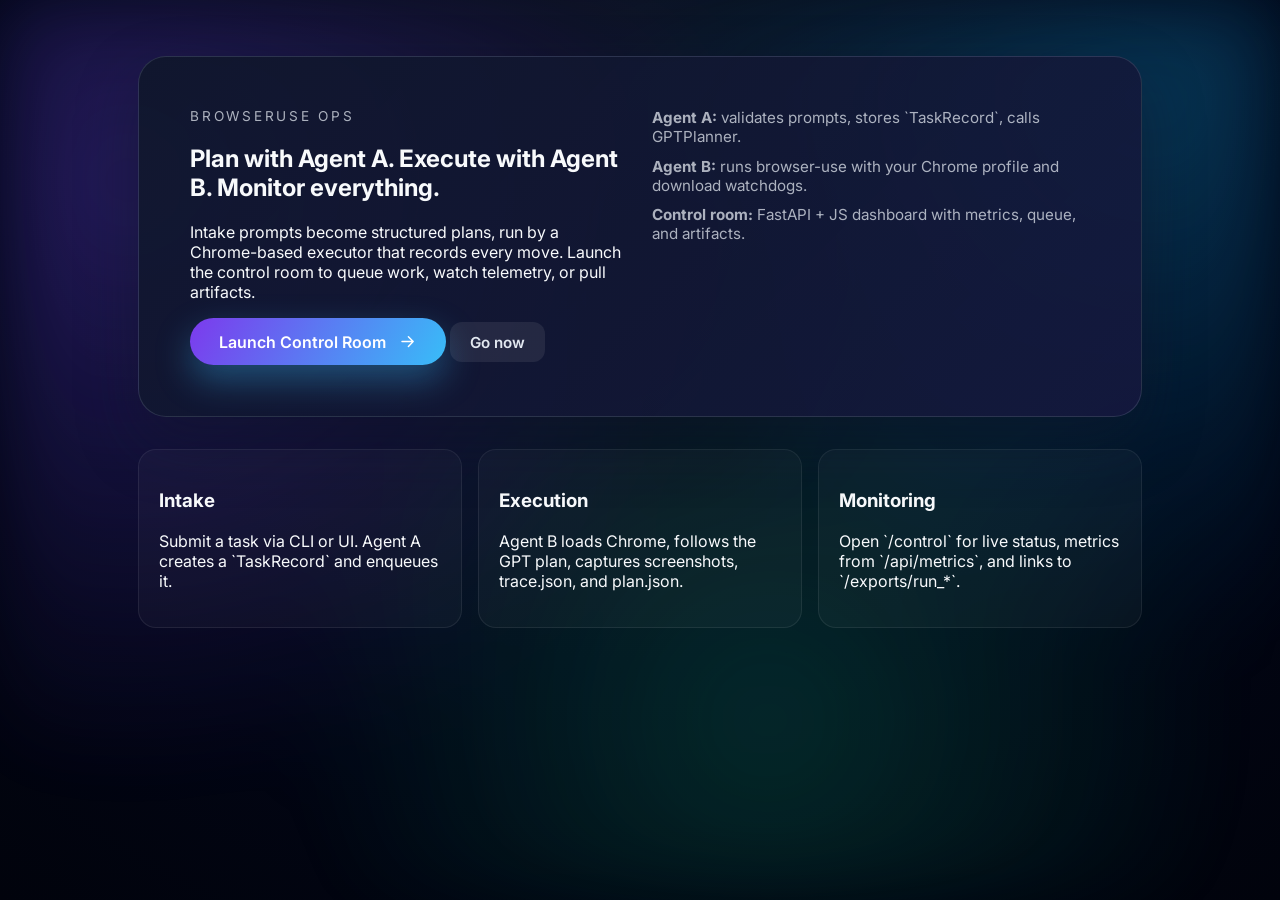
<file: templates/landing.html>
<!DOCTYPE html>
<html lang="en">
<head>
    <meta charset="UTF-8" />
    <meta name="viewport" content="width=device-width, initial-scale=1.0" />
    <title>BrowserUse Ops</title>
    <link rel="preconnect" href="https://fonts.googleapis.com" />
    <link rel="preconnect" href="https://fonts.gstatic.com" crossorigin />
    <link
        href="https://fonts.googleapis.com/css2?family=Inter:wght@400;500;600;700&display=swap"
        rel="stylesheet"
    />
    <link rel="stylesheet" href="/static/styles.css" />
</head>
<body class="landing-only">
    <div class="gradient-bg" aria-hidden="true"></div>
    <div class="app-shell">
        <section class="hero-simple fade-in">
            <div>
                <p class="eyebrow">BrowserUse Ops</p>
                <h1>Plan with Agent A. Execute with Agent B. Monitor everything.</h1>
                <p>
                    Intake prompts become structured plans, run by a Chrome-based executor that records every move.
                    Launch the control room to queue work, watch telemetry, or pull artifacts.
                </p>
                <div class="cta-row">
                    <a class="btn btn--primary" href="/control">
                        <span>Launch Control Room</span>
                        <svg viewBox="0 0 24 24" aria-hidden="true">
                            <path d="M5 12h14M13 6l6 6-6 6" fill="none" stroke="currentColor" stroke-width="1.8" stroke-linecap="round" stroke-linejoin="round" />
                        </svg>
                    </a>
                    <a class="btn btn--ghost" href="/control">Go now</a>
                </div>
            </div>
            <ul class="simple-list">
                <li><strong>Agent A:</strong> validates prompts, stores `TaskRecord`, calls GPTPlanner.</li>
                <li><strong>Agent B:</strong> runs browser-use with your Chrome profile and download watchdogs.</li>
                <li><strong>Control room:</strong> FastAPI + JS dashboard with metrics, queue, and artifacts.</li>
            </ul>
        </section>

        <section class="landing-sections">
            <article>
                <h3>Intake</h3>
                <p>Submit a task via CLI or UI. Agent A creates a `TaskRecord` and enqueues it.</p>
            </article>
            <article>
                <h3>Execution</h3>
                <p>Agent B loads Chrome, follows the GPT plan, captures screenshots, trace.json, and plan.json.</p>
            </article>
            <article>
                <h3>Monitoring</h3>
                <p>Open `/control` for live status, metrics from `/api/metrics`, and links to `/exports/run_*`.</p>
            </article>
        </section>
    </div>
</body>
</html>
</file>
<file: static/styles.css>
:root {
  font-family: "Inter", system-ui, -apple-system, BlinkMacSystemFont, "Segoe UI", sans-serif;
  color: #f8fafc;
  background-color: #020617;
  --surface: rgba(5, 10, 25, 0.8);
  --card: rgba(15, 23, 42, 0.9);
  --accent: #7c3aed;
  --accent-soft: rgba(124, 58, 237, 0.15);
  --accent-2: #38bdf8;
  --border: rgba(148, 163, 184, 0.2);
  --radius-lg: 28px;
  --radius: 18px;
  --text-dim: rgba(226, 232, 240, 0.74);
  --shadow: 0 25px 60px rgba(15, 23, 42, 0.45);
}

*,
*::before,
*::after {
  box-sizing: border-box;
}

body {
  margin: 0;
  min-height: 100vh;
  background: radial-gradient(circle at top, #0b1120, #020617 60%, #01030c);
  color: #f8fafc;
}

body.landing-only .app-shell {
  max-width: 960px;
  gap: 2rem;
  padding-bottom: 3rem;
}

body.landing-only .app-shell {
  max-width: 1100px;
  padding-bottom: 3rem;
  gap: 2rem;
}

.gradient-bg {
  position: fixed;
  inset: 0;
  background:
    radial-gradient(circle at 10% 20%, rgba(118, 75, 255, 0.35), transparent 45%),
    radial-gradient(circle at 90% 10%, rgba(14, 165, 233, 0.35), transparent 40%),
    radial-gradient(circle at 60% 80%, rgba(16, 185, 129, 0.25), transparent 45%);
  filter: blur(40px);
  opacity: 0.8;
  z-index: 0;
}

.app-shell {
  position: relative;
  z-index: 1;
  max-width: 1200px;
  margin: 0 auto;
  padding: 3.5rem clamp(1rem, 5vw, 3rem) 4rem;
  display: flex;
  flex-direction: column;
  gap: 3rem;
}

.top-nav {
  display: flex;
  justify-content: space-between;
  align-items: center;
  gap: 1rem;
  padding: 0.9rem 1.5rem;
  border-radius: 999px;
  border: 1px solid rgba(255, 255, 255, 0.12);
  background: rgba(15, 23, 42, 0.75);
  box-shadow: var(--shadow);
}

.brand {
  display: flex;
  align-items: center;
  gap: 0.75rem;
  font-weight: 600;
  letter-spacing: 0.08em;
  text-transform: uppercase;
  color: #e0e7ff;
}

.brand__dot {
  width: 0.65rem;
  height: 0.65rem;
  border-radius: 50%;
  background: linear-gradient(120deg, #7c3aed, #38bdf8);
  box-shadow: 0 0 12px rgba(124, 58, 237, 0.8);
}

.view-toggle {
  display: inline-flex;
  border-radius: 999px;
  border: 1px solid rgba(255, 255, 255, 0.08);
  padding: 0.25rem;
  background: rgba(255, 255, 255, 0.04);
  gap: 0.25rem;
}

.view-toggle a {
  text-decoration: none;
  padding: 0.35rem 1.2rem;
  border-radius: 999px;
  font-weight: 600;
  color: var(--text-dim);
}

.view-toggle a.is-active {
  background: rgba(124, 58, 237, 0.25);
  color: #f8fafc;
  box-shadow: inset 0 0 0 1px rgba(124, 58, 237, 0.5);
}

.hero-split {
  display: grid;
  grid-template-columns: repeat(auto-fit, minmax(280px, 1fr));
  gap: 2rem;
  align-items: center;
  background: linear-gradient(130deg, rgba(15, 23, 42, 0.88), rgba(22, 24, 63, 0.9));
  border: 1px solid var(--border);
  border-radius: var(--radius-lg);
  padding: clamp(2rem, 4vw, 3.5rem);
  box-shadow: var(--shadow);
}

.hero-split__content {
  display: flex;
  flex-direction: column;
  gap: 1rem;
}

.hero-split__panel {
  display: flex;
  flex-direction: column;
  gap: 1rem;
}

.hero-metrics {
  display: grid;
  grid-template-columns: repeat(auto-fit, minmax(140px, 1fr));
  gap: 1rem;
  margin: 1rem 0;
}

.hero-metrics__label {
  text-transform: uppercase;
  font-size: 0.8rem;
  color: var(--text-dim);
  letter-spacing: 0.12em;
}

.hero-metrics__value {
  font-size: 1.4rem;
  font-weight: 600;
}

.panel-preview {
  padding: 1.5rem;
  border-radius: var(--radius);
  border: 1px solid rgba(255, 255, 255, 0.12);
  background: rgba(255, 255, 255, 0.04);
}

.panel-preview header {
  display: flex;
  justify-content: space-between;
  align-items: center;
  margin-bottom: 0.75rem;
  font-size: 0.9rem;
}

.panel-preview ul {
  list-style: none;
  margin: 0;
  padding: 0;
  display: flex;
  flex-direction: column;
  gap: 0.35rem;
}

.panel-preview--secondary {
  background: rgba(255, 255, 255, 0.02);
}

.landing-sections {
  display: grid;
  grid-template-columns: repeat(auto-fit, minmax(240px, 1fr));
  gap: 1rem;
}

.landing-sections article {
  padding: 1.6rem;
  border-radius: var(--radius);
  border: 1px solid rgba(255, 255, 255, 0.08);
  background: rgba(255, 255, 255, 0.03);
}

.hero {
  background: linear-gradient(125deg, rgba(15, 23, 42, 0.85), rgba(15, 23, 42, 0.6));
  border: 1px solid var(--border);
  border-radius: var(--radius-lg);
  padding: clamp(2rem, 4vw, 3.5rem);
  box-shadow: var(--shadow);
  position: relative;
  overflow: hidden;
}

.hero::after {
  content: "";
  position: absolute;
  inset: 10%;
  border-radius: 50%;
  background: radial-gradient(circle, rgba(124, 58, 237, 0.3), transparent 60%);
  filter: blur(80px);
  opacity: 0.4;
  pointer-events: none;
}

.hero__badge {
  display: inline-flex;
  align-items: center;
  gap: 0.5rem;
  padding: 0.4rem 1rem;
  border-radius: 999px;
  border: 1px solid rgba(255, 255, 255, 0.12);
  background: rgba(255, 255, 255, 0.05);
  font-size: 0.9rem;
  letter-spacing: 0.04em;
  text-transform: uppercase;
}

.hero h1 {
  font-size: clamp(2.2rem, 5vw, 3.8rem);
  letter-spacing: -0.04em;
  margin: 1rem 0;
}

.hero p {
  font-size: 1.1rem;
  color: var(--text-dim);
  max-width: 640px;
}

.hero__stats {
  list-style: none;
  margin: 2.5rem 0 0;
  padding: 0;
  display: grid;
  grid-template-columns: repeat(auto-fit, minmax(140px, 1fr));
  gap: 1rem;
}

.hero__stats li {
  padding: 1rem 1.25rem;
  border-radius: var(--radius);
  border: 1px solid rgba(255, 255, 255, 0.12);
  background: rgba(255, 255, 255, 0.04);
  backdrop-filter: blur(12px);
}

.hero__stats .label {
  display: block;
  font-size: 0.85rem;
  text-transform: uppercase;
  letter-spacing: 0.05em;
  color: var(--text-dim);
}

.hero__stats .value {
  font-size: 1.4rem;
  font-weight: 600;
}

.dashboard {
  display: grid;
  grid-template-columns: repeat(auto-fit, minmax(320px, 1fr));
  gap: 1.75rem;
}

.panel {
  background: var(--card);
  border-radius: var(--radius-lg);
  border: 1px solid var(--border);
  padding: clamp(1.5rem, 4vw, 2.25rem);
  box-shadow: var(--shadow);
  position: relative;
  overflow: hidden;
}

.panel--primary {
  background: linear-gradient(165deg, rgba(15, 23, 42, 0.9), rgba(60, 19, 124, 0.7));
}

.panel--glass {
  background: rgba(15, 23, 42, 0.72);
  backdrop-filter: blur(14px);
}

.panel__header {
  display: flex;
  justify-content: space-between;
  gap: 1.5rem;
  flex-wrap: wrap;
  align-items: flex-start;
  margin-bottom: 1.5rem;
}

.eyebrow {
  letter-spacing: 0.2em;
  text-transform: uppercase;
  font-size: 0.85rem;
  color: var(--text-dim);
  margin: 0 0 0.35rem;
}

.panel h2 {
  margin: 0;
  font-size: 1.8rem;
}

.subtitle {
  margin-top: 0.4rem;
  color: var(--text-dim);
}

.chip-row {
  display: flex;
  gap: 0.5rem;
  flex-wrap: wrap;
}

.chip {
  padding: 0.35rem 0.9rem;
  border-radius: 999px;
  border: 1px solid rgba(255, 255, 255, 0.16);
  font-size: 0.85rem;
  color: var(--text-dim);
}

.chip--accent {
  border-color: transparent;
  background: var(--accent-soft);
  color: #f5f3ff;
}

.task-form {
  display: flex;
  flex-direction: column;
  gap: 1rem;
}

.label {
  font-weight: 600;
  letter-spacing: 0.02em;
}

textarea {
  width: 100%;
  min-height: 180px;
  border-radius: 16px;
  border: 1px solid rgba(255, 255, 255, 0.2);
  background: rgba(2, 6, 23, 0.35);
  color: #f8fafc;
  font-size: 1rem;
  padding: 1.25rem;
  resize: vertical;
  transition: border 0.2s ease, transform 0.2s ease;
  font-family: inherit;
}

textarea:focus {
  outline: none;
  border-color: var(--accent);
  transform: translateY(-2px);
}

.hero-simple {
  background: linear-gradient(135deg, rgba(15, 23, 42, 0.88), rgba(22, 24, 63, 0.85));
  border: 1px solid var(--border);
  border-radius: var(--radius-lg);
  padding: clamp(2rem, 4vw, 3.5rem);
  box-shadow: var(--shadow);
  display: grid;
  grid-template-columns: repeat(auto-fit, minmax(280px, 1fr));
  gap: 1.5rem;
}

.simple-list {
  list-style: none;
  padding: 0;
  margin: 0;
  display: flex;
  flex-direction: column;
  gap: 0.65rem;
  color: var(--text-dim);
  font-size: 0.95rem;
}

.landing-sections {
  display: grid;
  grid-template-columns: repeat(auto-fit, minmax(220px, 1fr));
  gap: 1rem;
}

.landing-sections article {
  padding: 1.25rem;
  border-radius: var(--radius);
  border: 1px solid rgba(255, 255, 255, 0.08);
  background: rgba(255, 255, 255, 0.03);
}

.form-footer {
  display: flex;
  justify-content: space-between;
  align-items: center;
  gap: 1rem;
  flex-wrap: wrap;
}

.status {
  min-height: 1.25rem;
  color: var(--text-dim);
}

.btn {
  border: none;
  border-radius: 999px;
  padding: 0.85rem 1.8rem;
  font-size: 1rem;
  font-weight: 600;
  cursor: pointer;
  display: inline-flex;
  align-items: center;
  gap: 0.75rem;
  transition: transform 0.25s ease, box-shadow 0.25s ease;
  text-decoration: none;
}

.btn svg {
  width: 1.2rem;
  height: 1.2rem;
}

.btn--primary {
  background: linear-gradient(120deg, #7c3aed, #38bdf8);
  color: #fff;
  box-shadow: 0 15px 35px rgba(56, 189, 248, 0.35);
  text-decoration: none;
}

.btn--primary:hover {
  transform: translateY(-3px);
}

.btn--ghost {
  padding: 0.65rem 1.25rem;
  border-radius: 12px;
  background: rgba(255, 255, 255, 0.08);
  color: #e2e8f0;
  font-size: 0.95rem;
  text-decoration: none;
}

.lift {
  transition: transform 0.35s ease, box-shadow 0.35s ease;
}

.lift:hover {
  transform: translateY(-4px);
  box-shadow: 0 30px 80px rgba(15, 23, 42, 0.5);
}

.tasks {
  display: flex;
  flex-direction: column;
  gap: 1.2rem;
}

.task {
  border: 1px solid rgba(255, 255, 255, 0.08);
  border-radius: 18px;
  padding: 1.25rem;
  background: rgba(2, 6, 23, 0.25);
  backdrop-filter: blur(10px);
  box-shadow: inset 0 0 0 1px rgba(255, 255, 255, 0.02);
}

.task header {
  display: flex;
  justify-content: space-between;
  gap: 1rem;
  align-items: flex-start;
}

.task h3 {
  margin: 0;
  font-size: 1.1rem;
}

.meta {
  color: var(--text-dim);
  font-size: 0.9rem;
  margin: 0.4rem 0 0;
}

.error {
  color: #f87171;
  margin-top: 0.4rem;
}

.status-pill {
  padding: 0.3rem 0.8rem;
  border-radius: 999px;
  font-size: 0.8rem;
  text-transform: uppercase;
  letter-spacing: 0.08em;
  border: 1px solid rgba(255, 255, 255, 0.15);
}

.status-pill--queued {
  background: rgba(251, 191, 36, 0.15);
  color: #fbbf24;
  border-color: rgba(251, 191, 36, 0.4);
}

.status-pill--running {
  background: rgba(56, 189, 248, 0.15);
  color: #38bdf8;
  border-color: rgba(56, 189, 248, 0.4);
}

.status-pill--completed {
  background: rgba(16, 185, 129, 0.15);
  color: #34d399;
  border-color: rgba(16, 185, 129, 0.4);
}

.status-pill--failed {
  background: rgba(239, 68, 68, 0.15);
  color: #f87171;
  border-color: rgba(239, 68, 68, 0.4);
}

details {
  margin-top: 0.75rem;
}

summary {
  cursor: pointer;
  color: #a5b4fc;
}

pre {
  background: #020617;
  color: #e2e8f0;
  padding: 0.75rem;
  border-radius: 12px;
  max-height: 240px;
  overflow: auto;
  border: 1px solid rgba(148, 163, 184, 0.2);
}

.fade-in {
  opacity: 0;
  transform: translateY(12px);
  animation: fadeIn 0.7s ease forwards;
}

@keyframes fadeIn {
  to {
    opacity: 1;
    transform: translateY(0);
  }
}

@media (max-width: 720px) {
  .panel__header {
    flex-direction: column;
  }

  .form-footer {
    flex-direction: column;
    align-items: flex-start;
  }

  .hero-split {
    grid-template-columns: 1fr;
  }
}
</file>
